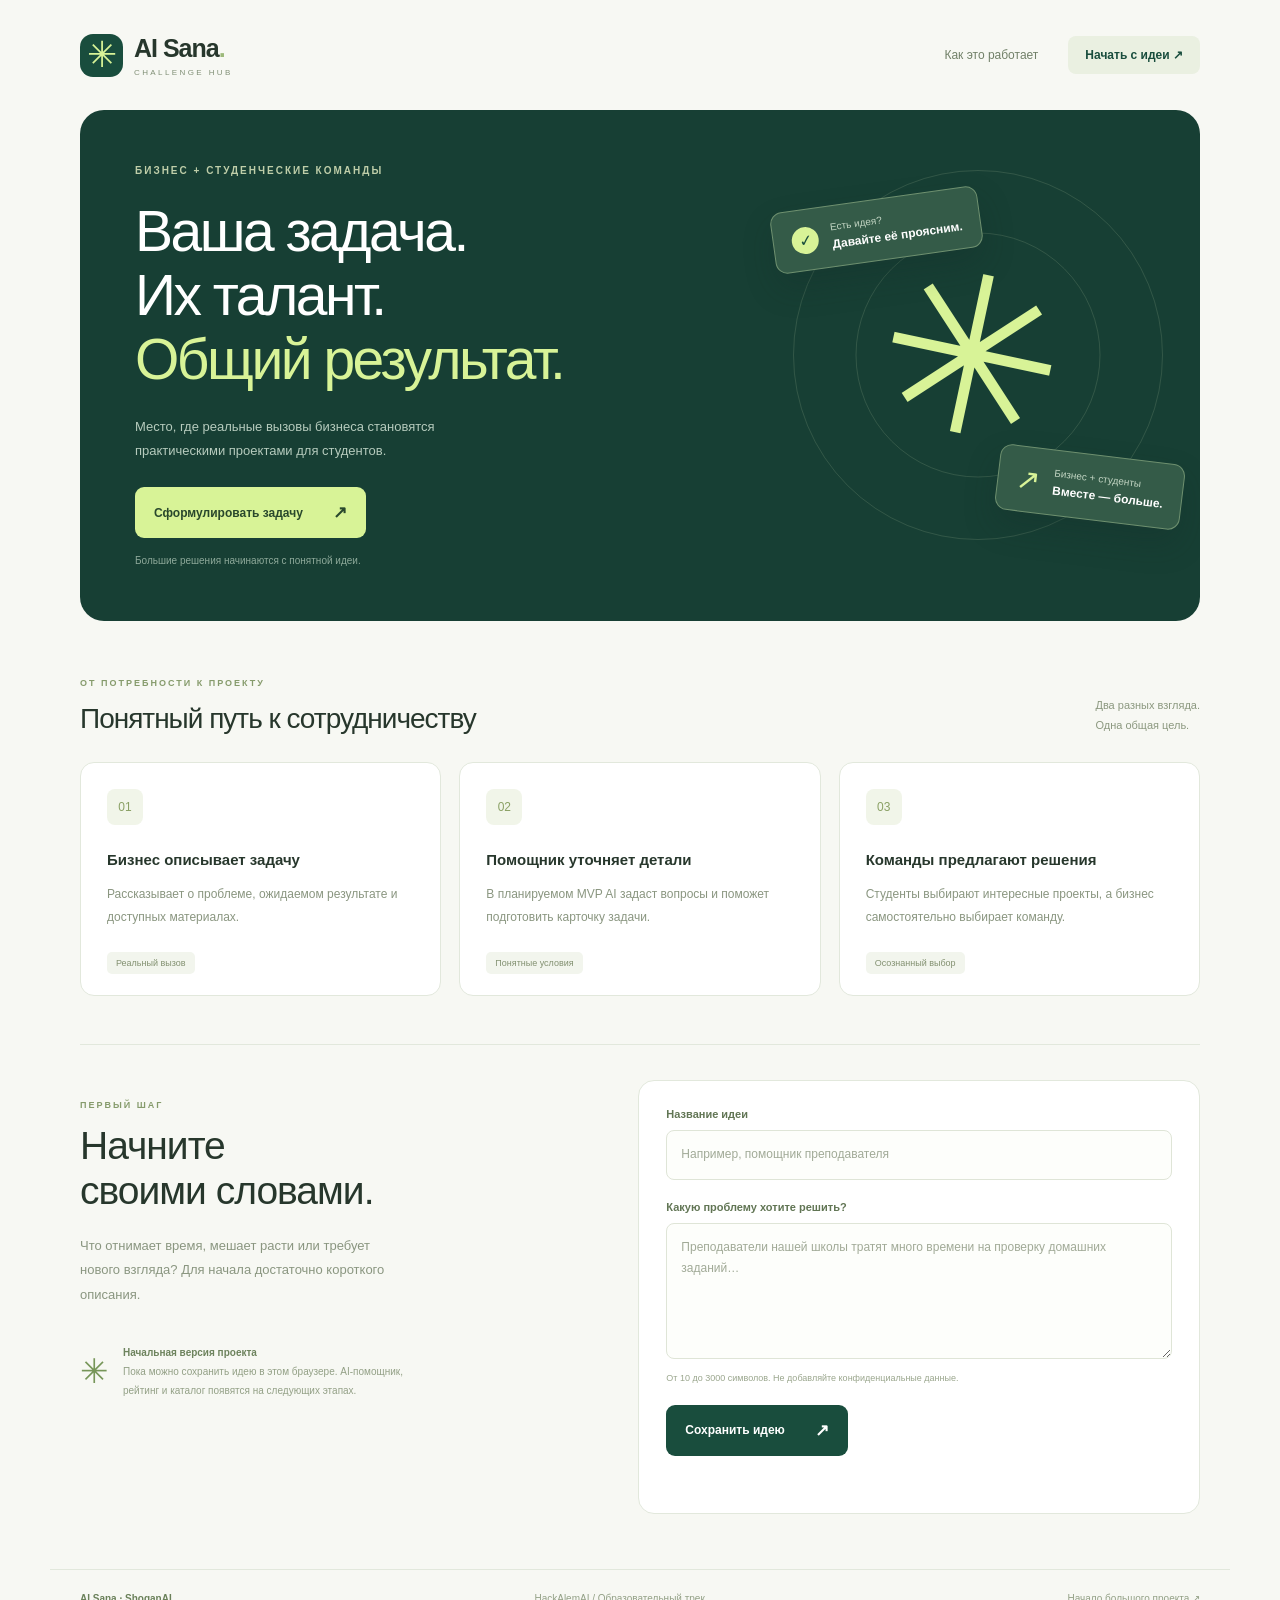
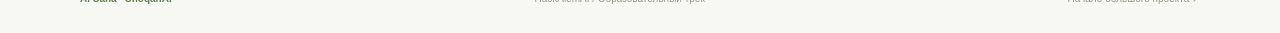
<file: starter/index.html>
<!DOCTYPE html>
<html lang="ru">
<head>
  <meta charset="UTF-8">
  <meta name="viewport" content="width=device-width, initial-scale=1.0">
  <meta name="description" content="AI Sana Challenge Hub — от бизнес-задачи к студенческому решению.">
  <title>AI Sana — Challenge Hub</title>
  <link rel="stylesheet" href="style.css">
  <script src="app.js" defer></script>
</head>
<body>
  <header class="header container">
    <a class="brand" href="#" aria-label="AI Sana — главная"><span class="brand-icon">✳</span><span>AI Sana<span class="brand-dot">.</span><small>CHALLENGE HUB</small></span></a>
    <nav aria-label="Навигация"><a href="#about">Как это работает</a><a href="#idea" class="nav-cta">Начать с идеи ↗</a></nav>
  </header>

  <main class="container">
    <section class="hero">
      <div class="hero-content">
        <p class="eyebrow">БИЗНЕС + СТУДЕНЧЕСКИЕ КОМАНДЫ</p>
        <h1>Ваша задача.<br>Их талант.<br><span>Общий результат.</span></h1>
        <p class="hero-text">Место, где реальные вызовы бизнеса становятся практическими проектами для студентов.</p>
        <a href="#idea" class="button">Сформулировать задачу <span>↗</span></a>
        <p class="hero-note">Большие решения начинаются с понятной идеи.</p>
      </div>
      <div class="hero-art" aria-hidden="true"><div class="orbit orbit-outer"></div><div class="orbit orbit-inner"></div><span class="spark">✳</span><div class="floating-card first"><span class="check">✓</span><div>Есть идея?<strong>Давайте её проясним.</strong></div></div><div class="floating-card second"><span>↗</span><div>Бизнес + студенты<strong>Вместе — больше.</strong></div></div></div>
    </section>

    <section id="about" class="how-section">
      <div class="section-heading"><div><p class="eyebrow dark">ОТ ПОТРЕБНОСТИ К ПРОЕКТУ</p><h2>Понятный путь к сотрудничеству</h2></div><p>Два разных взгляда.<br>Одна общая цель.</p></div>
      <div class="steps">
        <article class="step"><span class="step-number">01</span><h3>Бизнес описывает задачу</h3><p>Рассказывает о проблеме, ожидаемом результате и доступных материалах.</p><span class="tag">Реальный вызов</span></article>
        <article class="step"><span class="step-number">02</span><h3>Помощник уточняет детали</h3><p>В планируемом MVP AI задаст вопросы и поможет подготовить карточку задачи.</p><span class="tag">Понятные условия</span></article>
        <article class="step"><span class="step-number">03</span><h3>Команды предлагают решения</h3><p>Студенты выбирают интересные проекты, а бизнес самостоятельно выбирает команду.</p><span class="tag">Осознанный выбор</span></article>
      </div>
    </section>

    <section id="idea" class="idea-section">
      <div class="idea-copy"><p class="eyebrow dark">ПЕРВЫЙ ШАГ</p><h2>Начните<br>своими словами.</h2><p>Что отнимает время, мешает расти или требует нового взгляда? Для начала достаточно короткого описания.</p><div class="stage-note"><span>✳</span><p><strong>Начальная версия проекта</strong><br>Пока можно сохранить идею в этом браузере. AI-помощник, рейтинг и каталог появятся на следующих этапах.</p></div></div>
      <form id="idea-form" class="idea-form">
        <label for="task-title">Название идеи</label><input id="task-title" name="title" maxlength="120" required placeholder="Например, помощник преподавателя">
        <label for="task-description">Какую проблему хотите решить?</label><textarea id="task-description" name="description" rows="5" minlength="10" maxlength="3000" required placeholder="Преподаватели нашей школы тратят много времени на проверку домашних заданий…"></textarea>
        <p class="field-hint">От 10 до 3000 символов. Не добавляйте конфиденциальные данные.</p>
        <button type="submit" class="button dark-button">Сохранить идею <span>↗</span></button>
        <p id="form-status" role="status" aria-live="polite"></p>
      </form>
    </section>
  </main>
  <footer class="container footer"><span>AI Sana · ShoqanAI</span><span>HackAlemAI / Образовательный трек</span><span>Начало большого проекта ↗</span></footer>
</body>
</html>
</file>
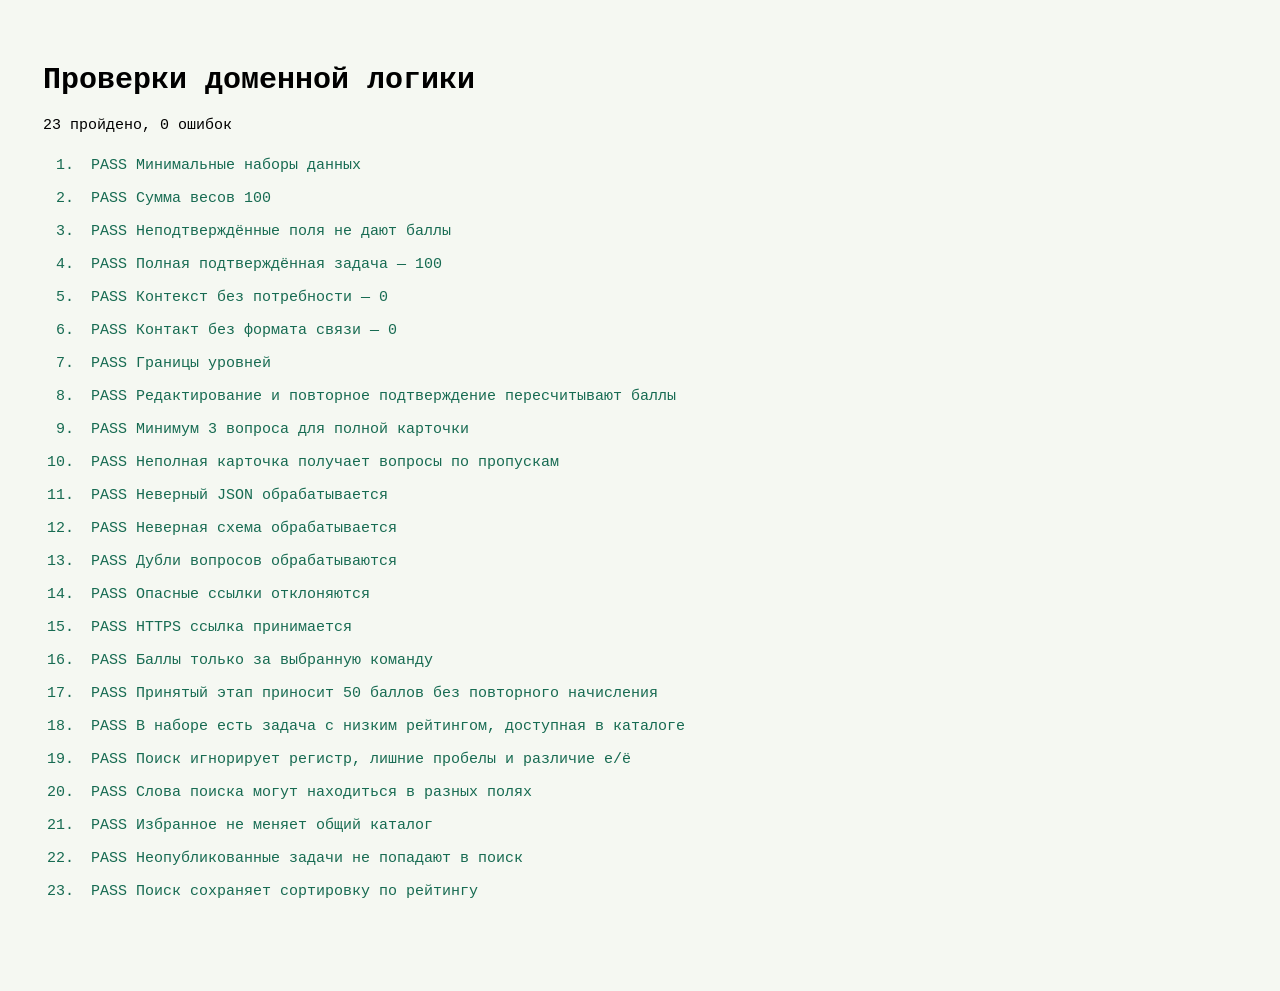
<file: tests.html>
<!doctype html><html lang="ru"><meta charset="utf-8"><title>AI Sana — проверки</title><style>body{font:15px monospace;padding:35px;background:#f5f8f2}li{padding:8px}.pass{color:#176b52}.fail{color:#b22}</style><h1>Проверки доменной логики</h1><p id="summary"></p><ol id="results"></ol><script src="domain.js"></script><script src="data.js"></script><script>
let passed=0,failed=0;function test(name,fn){const li=document.createElement('li');try{fn();li.textContent='PASS '+name;li.className='pass';passed++;}catch(e){li.textContent='FAIL '+name+': '+e.message;li.className='fail';failed++;}document.querySelector('#results').append(li);}function eq(a,b){if(JSON.stringify(a)!==JSON.stringify(b))throw Error(JSON.stringify(a)+' !== '+JSON.stringify(b));}
const seed=makeSeed();test('Минимальные наборы данных',()=>['drafts','tasks','teams','proposals'].forEach(k=>eq(seed[k].length>=5,true)));
test('Сумма весов 100',()=>eq(Hub.groups.reduce((s,g)=>s+g.weight,0),100));
test('Неподтверждённые поля не дают баллы',()=>eq(Hub.score({...seed.tasks[0],confirmed:[]}),0));
test('Полная подтверждённая задача — 100',()=>eq(Hub.score(seed.tasks[0]),100));
test('Контекст без потребности — 0',()=>eq(Hub.score(Hub.confirm({context:'Есть проблема'})),0));
test('Контакт без формата связи — 0',()=>eq(Hub.score(Hub.confirm({contact:'test@example.com'})),0));
test('Границы уровней',()=>eq([0,39,40,69,70,89,90,100].map(Hub.level),['Черновик','Черновик','Рабочая','Рабочая','Готовая','Готовая','Приоритетная','Приоритетная']));
test('Редактирование и повторное подтверждение пересчитывают баллы',()=>eq(Hub.score(Hub.confirm({...seed.tasks[0],data:''})),80));
test('Минимум 3 вопроса для полной карточки',()=>eq(Hub.assistant(seed.tasks[0]).questions.length,3));
test('Неполная карточка получает вопросы по пропускам',()=>{const out=Hub.assistant({context:'Кафе',topic:'Ритейл'});eq(out.questions.some(q=>q.field==='data'),true);eq(out.questions.some(q=>q.field==='context'),false);});
test('Неверный JSON обрабатывается',()=>eq(Hub.assistant({},'oops').fallback,true));
test('Неверная схема обрабатывается',()=>eq(Hub.assistant({},{questions:[{field:'unknown',question:'?'}]}).fallback,true));
test('Дубли вопросов обрабатываются',()=>eq(Hub.assistant({},{questions:Array(3).fill({field:'data',question:'Какие данные?'})}).fallback,true));
test('Опасные ссылки отклоняются',()=>eq(Hub.safeUrl('javascript:alert(1)'),null));
test('HTTPS ссылка принимается',()=>eq(Hub.safeUrl('https://example.com'),'https://example.com/'));
test('Баллы только за выбранную команду',()=>{let rejected=false;try{Hub.approveProgress(seed.proposals[0],'Прототип проверен');}catch{rejected=true;}eq(rejected,true);});
test('Принятый этап приносит 50 баллов без повторного начисления',()=>{const p=Hub.approveProgress({...seed.proposals[0],status:'selected'},'Проверен прототип');eq(p.points,50);let rejected=false;try{Hub.approveProgress(p,'Ещё раз');}catch{rejected=true;}eq(rejected,true);});
test('В наборе есть задача с низким рейтингом, доступная в каталоге',()=>eq(seed.tasks.some(t=>t.published&&Hub.score(t)<40),true));
test('Поиск игнорирует регистр, лишние пробелы и различие е/ё',()=>eq(Hub.filterTasks([{...seed.tasks[0],title:'Учёт материалов'}],{search:'  УЧЕТ   материалов '}).length,1));
test('Слова поиска могут находиться в разных полях',()=>eq(Hub.filterTasks([{...seed.tasks[0],title:'Прогноз',company:'Кофейня'}],{search:'кофейня прогноз'}).length,1));
test('Избранное не меняет общий каталог',()=>{eq(Hub.filterTasks(seed.tasks,{onlyFavorites:true},['task-0']).length,1);eq(Hub.filterTasks(seed.tasks,{},['task-0']).length,seed.tasks.length);});
test('Неопубликованные задачи не попадают в поиск',()=>eq(Hub.filterTasks([{...seed.tasks[0],published:false}],{}).length,0));
test('Поиск сохраняет сортировку по рейтингу',()=>{const result=Hub.filterTasks([...seed.tasks].reverse(),{});eq(result.length,seed.tasks.length);eq(result.every((t,i)=>i===0||Hub.score(result[i-1])>=Hub.score(t)),true);});
document.querySelector('#summary').textContent=passed+' пройдено, '+failed+' ошибок';document.title=failed?'FAIL':'PASS '+passed;
</script></html>
</file>
<file: starter/style.css>
:root{--green:#194d3d;--lime:#d8f397;--ink:#27372c;--muted:#819077;--line:#e2e8dc;--paper:#f7f8f3;font-family:Arial,sans-serif;color:var(--ink);font-size:15px}
*{box-sizing:border-box}html{scroll-behavior:smooth;scroll-padding-top:24px}body{margin:0;background:var(--paper)}a{color:inherit;text-decoration:none}button,input,textarea{font:inherit}a:focus-visible,button:focus-visible{outline:3px solid #90ad78;outline-offset:5px}.container{max-width:1180px;margin:auto;padding-left:30px;padding-right:30px}.header{display:flex;align-items:center;justify-content:space-between;min-height:110px;gap:25px}.brand{display:flex;align-items:center;gap:11px;font-size:25px;font-weight:700;letter-spacing:-1px}.brand-icon{height:43px;width:43px;display:grid;place-items:center;background:var(--green);color:var(--lime);font-size:36px;border-radius:13px;font-weight:400}.brand-dot{color:#9cb979}.brand small{display:block;font-size:8px;font-weight:400;letter-spacing:2.4px;margin-top:5px;color:var(--muted)}nav{display:flex;align-items:center;gap:30px;font-size:12px;color:#718068}.nav-cta{padding:12px 17px;background:#eaf0e1;border-radius:8px;color:var(--green);font-weight:700}.hero{min-height:490px;padding:55px 55px;background:#173f34;color:#fff;border-radius:24px;position:relative;overflow:hidden;display:flex;align-items:center}.hero-content{position:relative;z-index:1;max-width:620px}.eyebrow{font-size:10px;letter-spacing:2px;font-weight:700;color:#bfcea9;margin:0 0 24px}.eyebrow.dark{color:#869b6c;font-size:9px;margin-bottom:14px}h1{font-size:57px;font-weight:500;line-height:1.12;letter-spacing:-2.5px;margin:0 0 24px}h1 span{color:var(--lime)}.hero-text{max-width:345px;line-height:1.8;color:#b6cbbd;font-size:13px;margin-bottom:25px}.button{border:0;border-radius:9px;background:var(--lime);color:#29482c;display:inline-flex;align-items:center;gap:30px;padding:15px 19px;font-size:12px;font-weight:700;cursor:pointer}.button:hover{background:#e4ffae}.button span{font-size:17px}.hero-note{font-size:10px;color:#8ea99a;margin:17px 0 0}.hero-art{position:absolute;right:22px;top:35px;width:400px;height:420px}.orbit{position:absolute;border:1px solid #aac09b30;border-radius:50%;left:50%;top:50%;transform:translate(-50%,-50%)}.orbit-outer{width:370px;height:370px}.orbit-inner{width:245px;height:245px}.spark{position:absolute;color:var(--lime);font-size:220px;line-height:1;top:103px;left:101px;transform:rotate(12deg)}.floating-card{position:absolute;display:flex;align-items:center;gap:13px;background:#345b48;border:1px solid #6e906f;padding:15px 18px;border-radius:12px;font-size:10px;color:#c2d5c3;box-shadow:0 15px 30px #142b2740}.floating-card strong{display:block;color:#fff;font-size:12px;margin-top:5px}.floating-card.first{left:-6px;top:54px;transform:rotate(-8deg)}.floating-card.second{right:-5px;bottom:45px;transform:rotate(7deg)}.check{border-radius:50%;background:var(--lime);color:var(--green);display:grid;place-items:center;width:27px;height:27px;font-size:16px}.second>span{font-size:29px;color:var(--lime)}.how-section{padding:57px 0 48px}.section-heading{display:flex;align-items:end;justify-content:space-between;gap:20px;margin-bottom:26px}h2{font-size:28px;font-weight:500;letter-spacing:-1px;line-height:1.2;margin:0}.section-heading>p{color:#8b987f;font-size:11px;line-height:1.8;margin:0}.steps{display:grid;grid-template-columns:repeat(3,1fr);gap:18px}.step{padding:26px;background:#fff;border:1px solid var(--line);border-radius:14px}.step-number{font-size:12px;color:#8aa064;background:#f1f5e9;border-radius:8px;display:grid;place-items:center;width:36px;height:36px;margin-bottom:24px}h3{font-size:15px;line-height:1.5;font-weight:600;margin:0}.step p{font-size:12px;line-height:1.9;color:#8a9680;margin:12px 0 23px}.tag{font-size:9px;background:#f2f5ed;padding:6px 9px;border-radius:5px;color:#839171}.idea-section{display:grid;grid-template-columns:1fr 1.15fr;gap:70px;padding:35px 0 55px;border-top:1px solid var(--line)}.idea-copy{padding-top:20px}.idea-copy h2{font-size:39px;line-height:1.15}.idea-copy>p:not(.eyebrow){font-size:13px;line-height:1.9;color:#8a9680;max-width:330px;margin:20px 0}.stage-note{display:flex;gap:15px;align-items:center;max-width:330px;margin-top:25px}.stage-note>span{color:#779659;font-size:34px}.stage-note p{font-size:10px;line-height:1.9;color:#93a086}.stage-note strong{font-weight:600;color:#6d835d}.idea-form{background:#fff;border:1px solid var(--line);border-radius:16px;padding:27px}.idea-form label{display:block;font-size:11px;font-weight:700;margin:0 0 10px;color:#617554}.idea-form label:not(:first-child){margin-top:21px}input,textarea{width:100%;padding:13px 14px;border:1px solid #dfe5d7;background:#fdfefb;border-radius:8px;color:var(--ink);outline:none;font-size:12px;line-height:1.8}textarea{resize:vertical}input:focus,textarea:focus{border-color:#87a376;box-shadow:0 0 0 3px #87a37618}input::placeholder,textarea::placeholder{color:#a1aa97}.field-hint{font-size:9px;line-height:1.7;color:#9aa68d}.dark-button{background:var(--green);color:#fff;margin-top:10px}.dark-button:hover{background:#28624c}#form-status{font-size:11px;line-height:1.6;color:#6f8a57;margin:12px 0 0;min-height:18px}.footer{display:flex;justify-content:space-between;gap:15px;padding-top:23px;padding-bottom:29px;border-top:1px solid var(--line);font-size:10px;color:#93a086}.footer span:first-child{font-weight:700;color:#6a8059}
@media(max-width:1000px){h1{font-size:48px}.hero{padding:42px}.hero-art{right:-80px;opacity:.65}.hero-content{max-width:75%}.idea-section{gap:35px}.spark{font-size:190px}}
@media(max-width:700px){.container{padding-left:20px;padding-right:20px}.header{min-height:88px}.brand{font-size:22px}.brand-icon{height:37px;width:37px;font-size:31px}nav>a:first-child{display:none}.nav-cta{font-size:10px;padding:11px}.hero{padding:33px 25px;min-height:440px;border-radius:18px}.hero-content{max-width:100%}h1{font-size:43px;letter-spacing:-2px}.hero-art{opacity:.13;right:-130px;pointer-events:none}.hero-text{font-size:12px;max-width:290px}.eyebrow{font-size:8px;letter-spacing:1.6px}.steps{grid-template-columns:1fr;gap:12px}.step{padding:23px}.step-number{margin-bottom:16px}.step p{margin-bottom:18px}.section-heading>p{display:none}h2{font-size:25px}.how-section{padding:38px 0}.idea-section{grid-template-columns:1fr;gap:20px;padding-top:23px}.idea-copy h2{font-size:33px}.idea-copy>p:not(.eyebrow){max-width:none}.stage-note{max-width:none;margin-top:15px}.idea-form{padding:23px}.footer{flex-wrap:wrap;font-size:9px;line-height:1.8}}
@media(prefers-reduced-motion:reduce){html{scroll-behavior:auto}}
</file>
